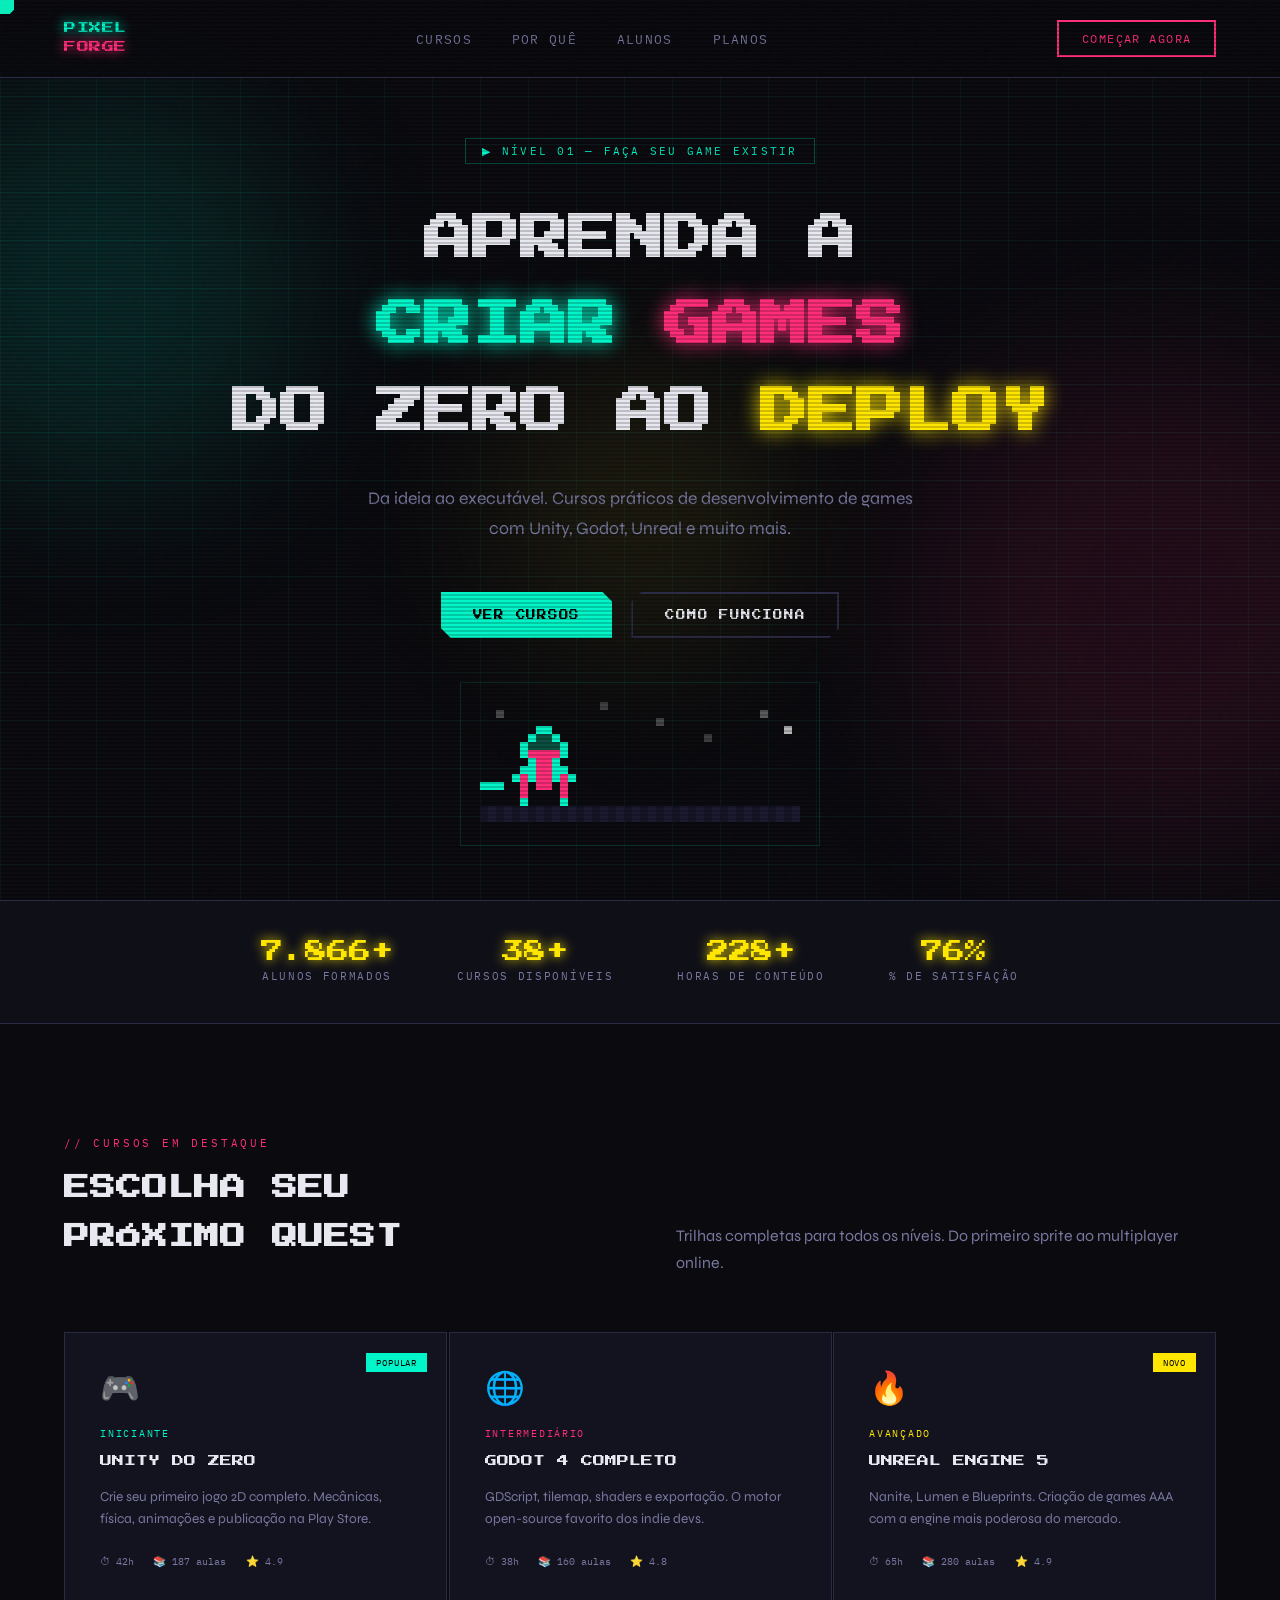
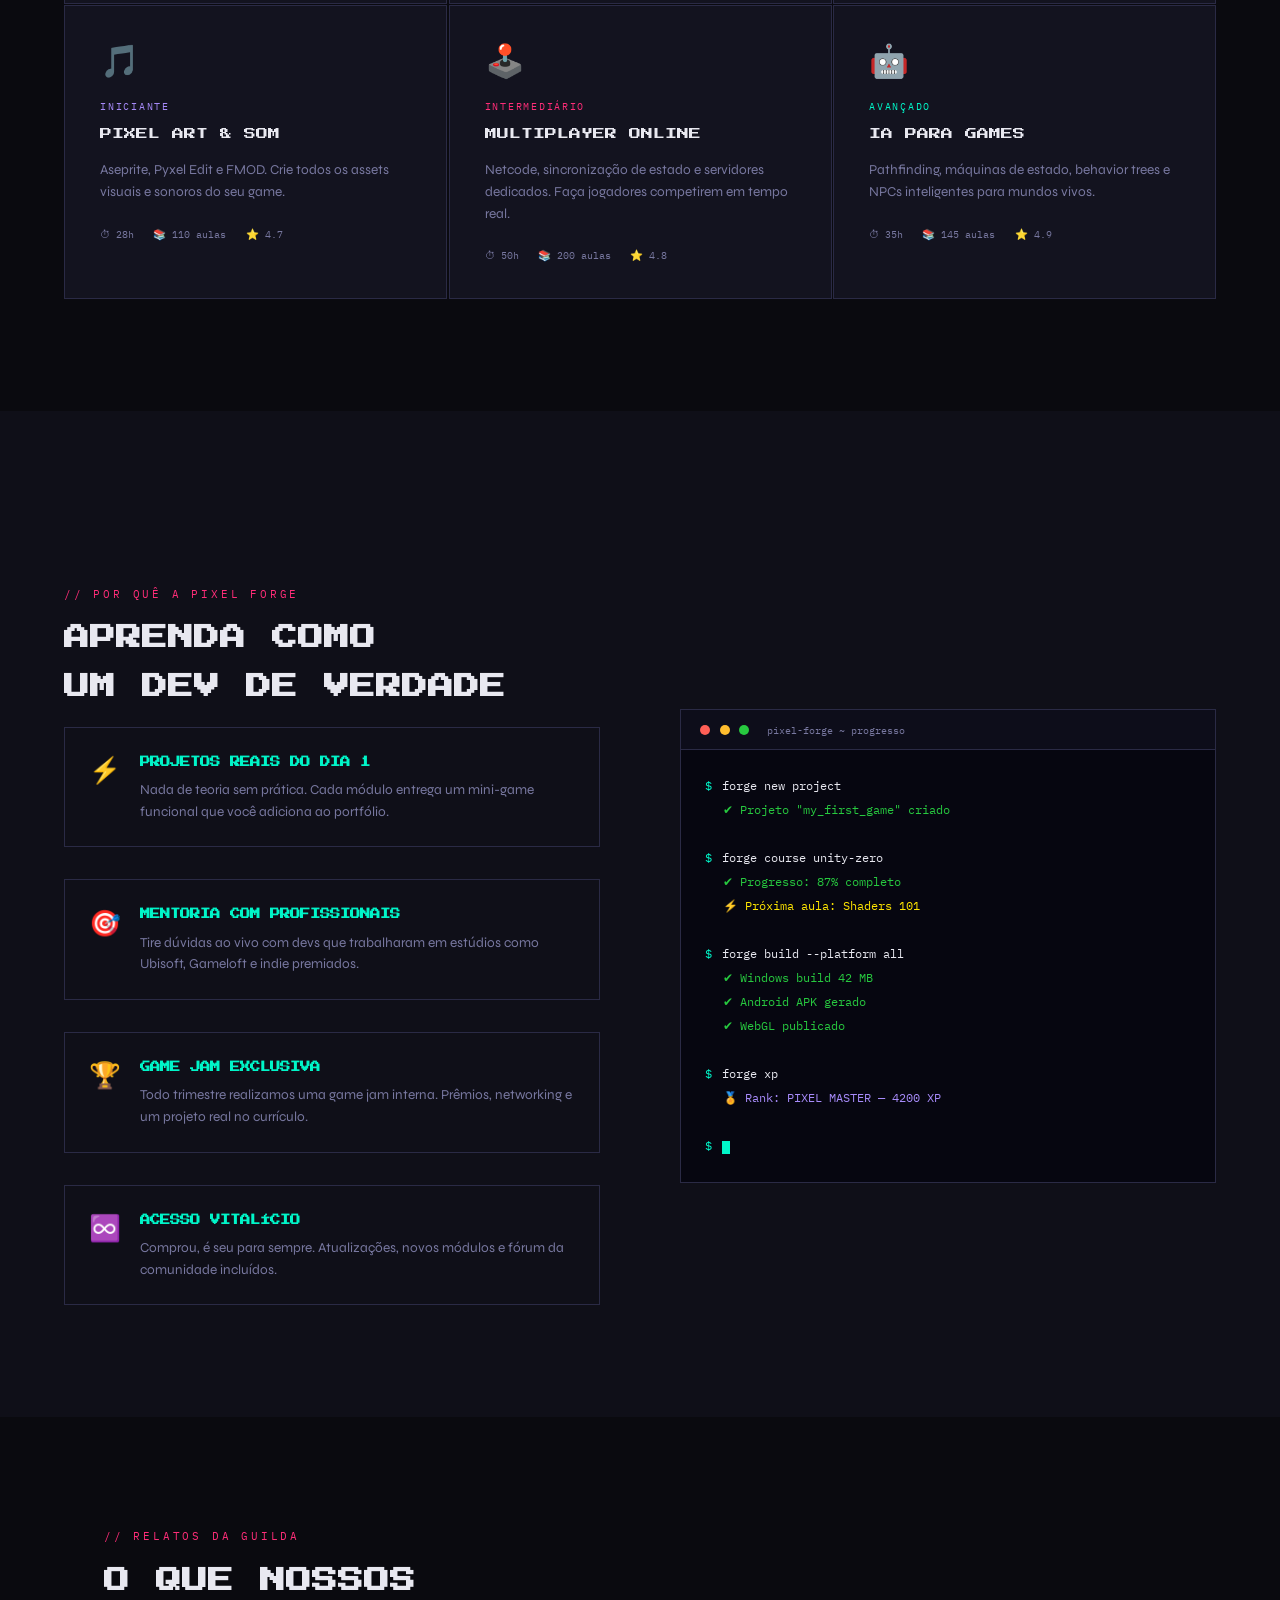
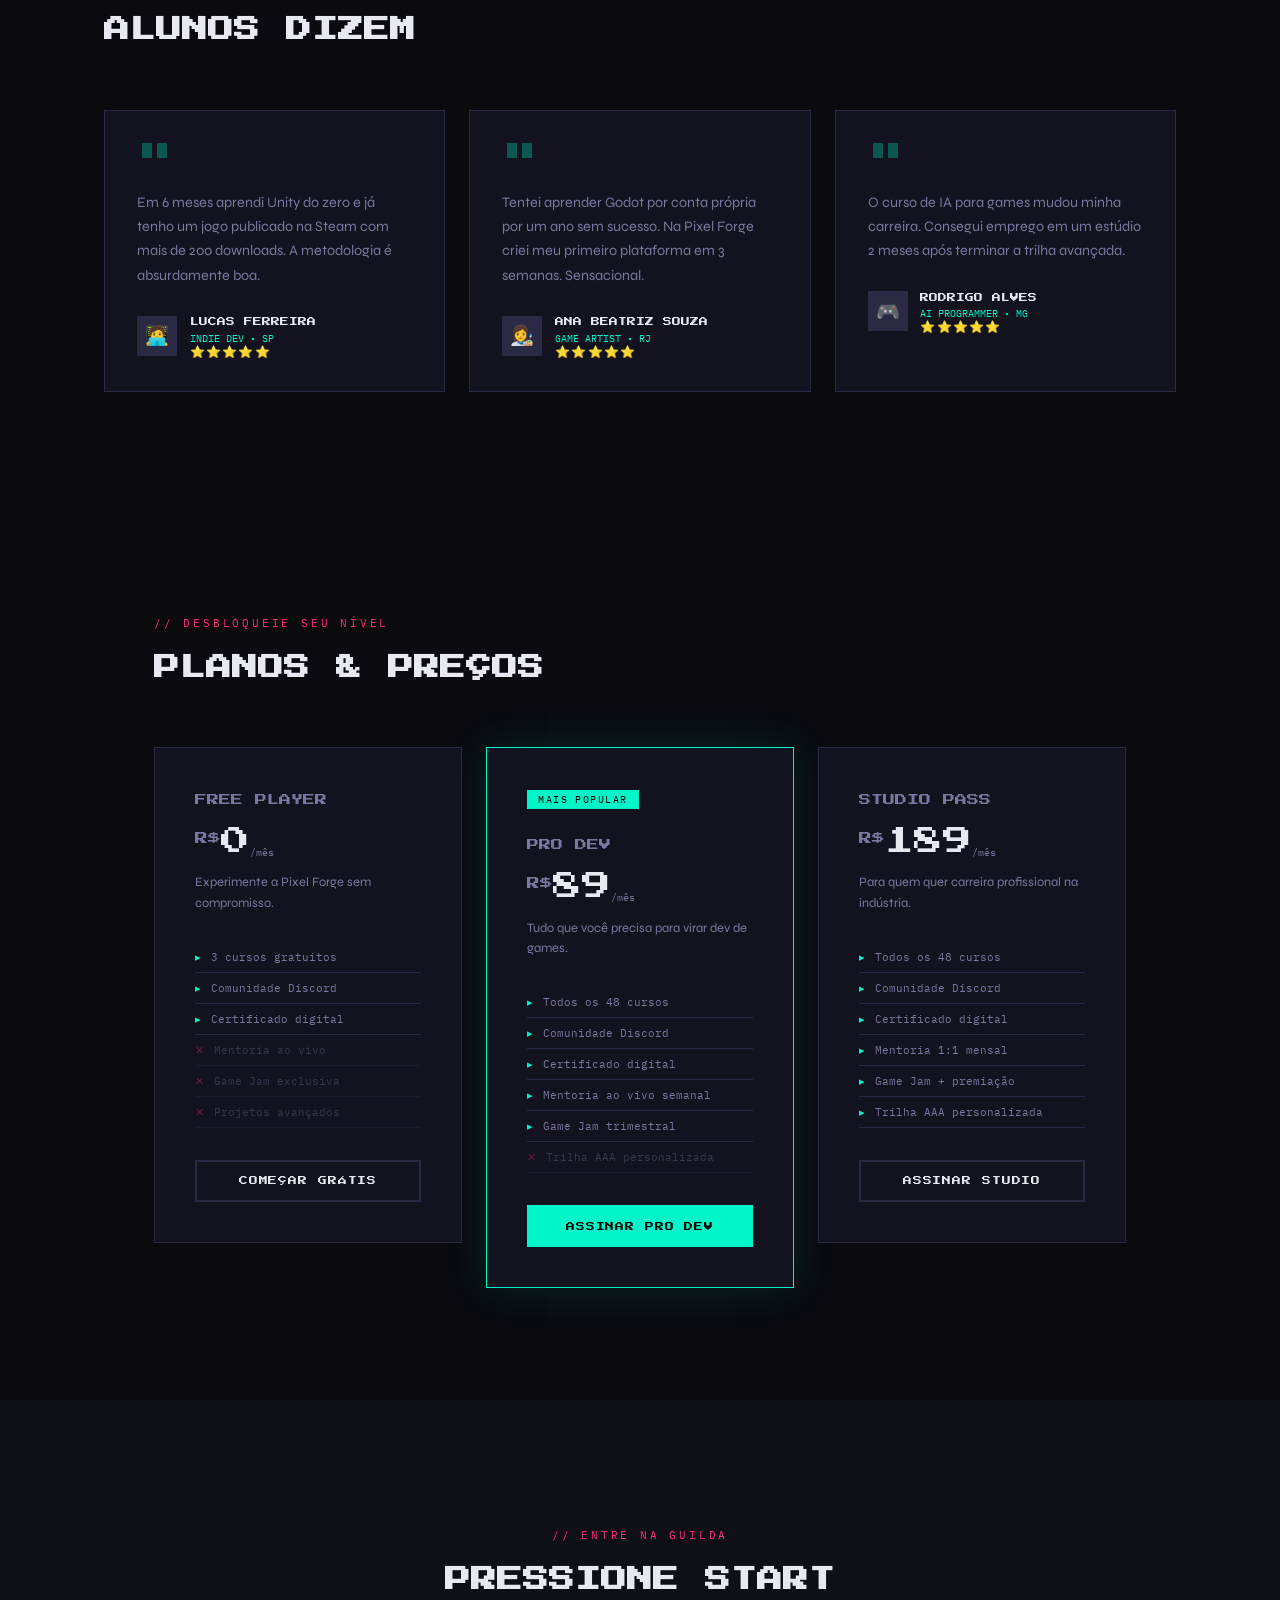
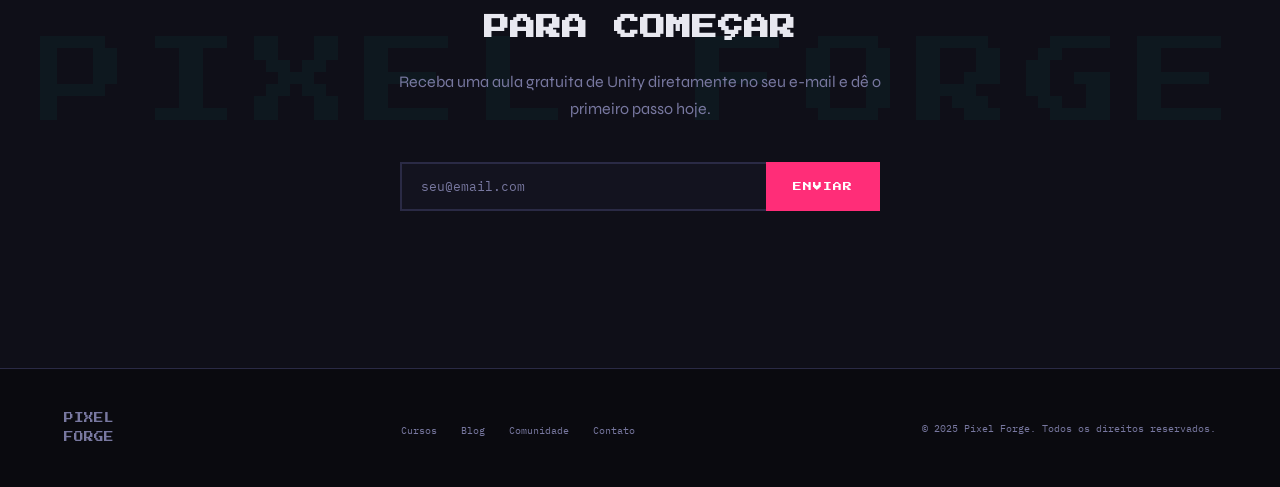
<file: pixel_forge.html>
<!DOCTYPE html>
<html lang="pt-BR">
<head>
  <meta charset="UTF-8" />
  <meta name="viewport" content="width=device-width, initial-scale=1.0"/>
  <title>Pixel Forge — Forge Your Game</title>
  <link href="https://fonts.googleapis.com/css2?family=Press+Start+2P&family=Syne:wght@400;700;800&family=IBM+Plex+Mono:wght@400;600&display=swap" rel="stylesheet"/>
  <style>
    :root {
      --bg: #0a0a0f;
      --bg2: #0f0f18;
      --card: #13131f;
      --border: #2a2a45;
      --neon: #00f5c8;
      --neon2: #ff2d78;
      --neon3: #ffe600;
      --text: #e8e8f0;
      --muted: #7878a0;
      --pixel: 'Press Start 2P', monospace;
      --body: 'Syne', sans-serif;
      --mono: 'IBM Plex Mono', monospace;
    }

    *, *::before, *::after { box-sizing: border-box; margin: 0; padding: 0; }

    html { scroll-behavior: smooth; }

    body {
      background: var(--bg);
      color: var(--text);
      font-family: var(--body);
      overflow-x: hidden;
      cursor: none;
    }

    /* ── CURSOR ── */
    #cursor {
      width: 14px; height: 14px;
      background: var(--neon);
      position: fixed; top: 0; left: 0;
      pointer-events: none;
      z-index: 9999;
      image-rendering: pixelated;
      clip-path: polygon(0 0,100% 0,100% 70%,70% 100%,0 100%);
      transition: transform .1s, background .2s;
      mix-blend-mode: difference;
    }
    #cursor.click { transform: scale(2.2); background: var(--neon2); }

    /* ── SCANLINES overlay ── */
    body::before {
      content: '';
      position: fixed; inset: 0;
      background: repeating-linear-gradient(
        180deg,
        transparent,
        transparent 2px,
        rgba(0,0,0,.18) 2px,
        rgba(0,0,0,.18) 4px
      );
      pointer-events: none;
      z-index: 9000;
    }

    /* ── NOISE texture ── */
    body::after {
      content: '';
      position: fixed; inset: 0;
      background-image: url("data:image/svg+xml,%3Csvg viewBox='0 0 200 200' xmlns='http://www.w3.org/2000/svg'%3E%3Cfilter id='n'%3E%3CfeTurbulence type='fractalNoise' baseFrequency='.9' numOctaves='4' stitchTiles='stitch'/%3E%3C/filter%3E%3Crect width='100%25' height='100%25' filter='url(%23n)' opacity='.04'/%3E%3C/svg%3E");
      pointer-events: none;
      z-index: 8999;
      opacity: .5;
    }

    /* ── NAV ── */
    nav {
      position: fixed; top: 0; left: 0; right: 0;
      z-index: 1000;
      display: flex; align-items: center; justify-content: space-between;
      padding: 1.2rem 4rem;
      border-bottom: 1px solid var(--border);
      background: rgba(10,10,15,.85);
      backdrop-filter: blur(12px);
    }
    .nav-logo {
      font-family: var(--pixel);
      font-size: .75rem;
      color: var(--neon);
      letter-spacing: .05em;
      text-shadow: 0 0 12px var(--neon);
      line-height: 1.6;
    }
    .nav-logo span { color: var(--neon2); text-shadow: 0 0 12px var(--neon2); }
    .nav-links { display: flex; gap: 2.5rem; list-style: none; }
    .nav-links a {
      font-family: var(--mono);
      font-size: .8rem;
      color: var(--muted);
      text-decoration: none;
      letter-spacing: .1em;
      transition: color .2s;
      position: relative;
    }
    .nav-links a::after {
      content: '';
      position: absolute; bottom: -4px; left: 0; right: 0;
      height: 2px;
      background: var(--neon);
      transform: scaleX(0);
      transform-origin: left;
      transition: transform .25s;
    }
    .nav-links a:hover { color: var(--neon); }
    .nav-links a:hover::after { transform: scaleX(1); }
    .nav-cta {
      font-family: var(--mono);
      font-size: .75rem;
      padding: .55rem 1.4rem;
      border: 2px solid var(--neon2);
      color: var(--neon2);
      background: transparent;
      cursor: none;
      letter-spacing: .12em;
      transition: background .2s, color .2s, box-shadow .2s;
    }
    .nav-cta:hover {
      background: var(--neon2);
      color: #000;
      box-shadow: 0 0 24px var(--neon2);
    }

    /* ── HERO ── */
    #hero {
      min-height: 100vh;
      display: flex; flex-direction: column; align-items: center; justify-content: center;
      position: relative;
      padding: 8rem 4rem 4rem;
      overflow: hidden;
    }

    /* grid background */
    #hero::before {
      content: '';
      position: absolute; inset: 0;
      background-image:
        linear-gradient(rgba(0,245,200,.06) 1px, transparent 1px),
        linear-gradient(90deg, rgba(0,245,200,.06) 1px, transparent 1px);
      background-size: 48px 48px;
      animation: gridMove 12s linear infinite;
    }
    @keyframes gridMove {
      0% { background-position: 0 0; }
      100% { background-position: 0 48px; }
    }

    /* glowing orbs */
    .orb {
      position: absolute;
      border-radius: 50%;
      filter: blur(80px);
      pointer-events: none;
    }
    .orb1 { width: 400px; height: 400px; background: rgba(0,245,200,.12); top: 10%; left: -8%; }
    .orb2 { width: 500px; height: 500px; background: rgba(255,45,120,.1); bottom: 5%; right: -10%; }
    .orb3 { width: 300px; height: 300px; background: rgba(255,230,0,.08); top: 40%; left: 50%; transform: translateX(-50%); }

    .hero-tag {
      font-family: var(--mono);
      font-size: .7rem;
      letter-spacing: .2em;
      color: var(--neon);
      border: 1px solid rgba(0,245,200,.3);
      padding: .3rem 1rem;
      margin-bottom: 2rem;
      animation: fadeDown .8s ease both;
    }
    .hero-title {
      font-family: var(--pixel);
      font-size: clamp(1.4rem, 4vw, 3rem);
      line-height: 1.8;
      text-align: center;
      max-width: 900px;
      animation: fadeDown .9s ease both .1s;
    }
    .hero-title .hl-neon { color: var(--neon); text-shadow: 0 0 20px var(--neon); }
    .hero-title .hl-pink { color: var(--neon2); text-shadow: 0 0 20px var(--neon2); }
    .hero-title .hl-yel  { color: var(--neon3); text-shadow: 0 0 20px var(--neon3); }

    .hero-sub {
      font-family: var(--body);
      font-size: 1.1rem;
      color: var(--muted);
      text-align: center;
      max-width: 560px;
      margin: 1.8rem 0 3rem;
      line-height: 1.7;
      animation: fadeDown 1s ease both .2s;
    }
    .hero-btns {
      display: flex; gap: 1.2rem;
      animation: fadeDown 1s ease both .35s;
    }
    .btn-primary {
      font-family: var(--pixel);
      font-size: .6rem;
      padding: 1rem 2rem;
      background: var(--neon);
      color: #000;
      border: none;
      cursor: none;
      letter-spacing: .08em;
      position: relative;
      transition: box-shadow .2s, transform .15s;
      clip-path: polygon(0 0,calc(100% - 10px) 0,100% 10px,100% 100%,10px 100%,0 calc(100% - 10px));
    }
    .btn-primary:hover {
      box-shadow: 0 0 32px var(--neon), 0 0 64px rgba(0,245,200,.3);
      transform: translateY(-2px);
    }
    .btn-secondary {
      font-family: var(--pixel);
      font-size: .6rem;
      padding: 1rem 2rem;
      background: transparent;
      color: var(--text);
      border: 2px solid var(--border);
      cursor: none;
      letter-spacing: .08em;
      transition: border-color .2s, color .2s;
      clip-path: polygon(10px 0,100% 0,100% calc(100% - 10px),calc(100% - 10px) 100%,0 100%,0 10px);
    }
    .btn-secondary:hover { border-color: var(--neon); color: var(--neon); }

    /* pixel hero art */
    .pixel-art-wrap {
      margin-top: 4rem;
      animation: fadeDown 1.1s ease both .5s;
      position: relative;
    }
    .pixel-art-wrap::before {
      content: '';
      position: absolute; inset: -20px;
      border: 1px solid rgba(0,245,200,.15);
      pointer-events: none;
    }

    /* ── STATS BAR ── */
    .stats-bar {
      display: flex; justify-content: center; gap: 4rem;
      padding: 2.5rem 4rem;
      border-top: 1px solid var(--border);
      border-bottom: 1px solid var(--border);
      background: var(--bg2);
      flex-wrap: wrap;
    }
    .stat { text-align: center; }
    .stat-num {
      font-family: var(--pixel);
      font-size: 1.4rem;
      color: var(--neon3);
      text-shadow: 0 0 12px var(--neon3);
      display: block;
    }
    .stat-label {
      font-family: var(--mono);
      font-size: .7rem;
      color: var(--muted);
      letter-spacing: .15em;
      margin-top: .4rem;
    }

    /* ── SECTION COMMON ── */
    section { padding: 7rem 4rem; max-width: 1200px; margin: 0 auto; }
    .section-tag {
      font-family: var(--mono);
      font-size: .7rem;
      letter-spacing: .25em;
      color: var(--neon2);
      margin-bottom: .8rem;
    }
    .section-title {
      font-family: var(--pixel);
      font-size: clamp(1rem, 2.5vw, 1.6rem);
      line-height: 1.9;
      margin-bottom: 1rem;
    }
    .section-desc {
      font-size: 1rem;
      color: var(--muted);
      max-width: 540px;
      line-height: 1.7;
    }

    /* ── COURSES ── */
    #cursos { max-width: 1300px; }
    .courses-header {
      display: flex; justify-content: space-between; align-items: flex-end;
      margin-bottom: 3.5rem; flex-wrap: wrap; gap: 1rem;
    }
    .courses-grid {
      display: grid;
      grid-template-columns: repeat(auto-fit, minmax(300px, 1fr));
      gap: 1.5px;
    }
    .course-card {
      background: var(--card);
      border: 1px solid var(--border);
      padding: 2.2rem;
      position: relative;
      overflow: hidden;
      transition: transform .25s, border-color .25s;
      cursor: none;
    }
    .course-card::before {
      content: '';
      position: absolute; top: 0; left: 0; right: 0;
      height: 3px;
      background: var(--accent, var(--neon));
      transform: scaleX(0);
      transform-origin: left;
      transition: transform .35s;
    }
    .course-card:hover { transform: translateY(-4px); border-color: var(--accent, var(--neon)); }
    .course-card:hover::before { transform: scaleX(1); }

    .course-card:nth-child(1) { --accent: var(--neon); }
    .course-card:nth-child(2) { --accent: var(--neon2); }
    .course-card:nth-child(3) { --accent: var(--neon3); }
    .course-card:nth-child(4) { --accent: #a78bfa; }
    .course-card:nth-child(5) { --accent: var(--neon2); }
    .course-card:nth-child(6) { --accent: var(--neon); }

    .course-icon {
      font-size: 2rem;
      margin-bottom: 1.2rem;
      display: block;
    }
    .course-level {
      font-family: var(--mono);
      font-size: .6rem;
      letter-spacing: .18em;
      color: var(--accent, var(--neon));
      margin-bottom: .6rem;
    }
    .course-name {
      font-family: var(--pixel);
      font-size: .75rem;
      line-height: 2;
      margin-bottom: .8rem;
    }
    .course-desc {
      font-size: .85rem;
      color: var(--muted);
      line-height: 1.6;
      margin-bottom: 1.5rem;
    }
    .course-meta {
      display: flex; gap: 1.2rem;
      font-family: var(--mono);
      font-size: .65rem;
      color: var(--muted);
    }
    .course-meta span { display: flex; align-items: center; gap: .3rem; }

    .course-badge {
      position: absolute; top: 1.2rem; right: 1.2rem;
      font-family: var(--mono);
      font-size: .55rem;
      letter-spacing: .1em;
      padding: .25rem .6rem;
      background: var(--accent, var(--neon));
      color: #000;
    }

    /* ── WHY ── */
    #por-que {
      background: var(--bg2);
      max-width: 100%;
      padding: 7rem 4rem;
    }
    #por-que .inner { max-width: 1200px; margin: 0 auto; }
    .why-grid {
      display: grid;
      grid-template-columns: 1fr 1fr;
      gap: 5rem;
      align-items: center;
      margin-top: 4rem;
    }
    .why-points { display: flex; flex-direction: column; gap: 2rem; }
    .why-point {
      display: flex; gap: 1.2rem; align-items: flex-start;
      padding: 1.5rem;
      border: 1px solid var(--border);
      transition: border-color .25s, background .25s;
    }
    .why-point:hover { border-color: var(--neon); background: rgba(0,245,200,.03); }
    .why-icon {
      font-size: 1.6rem;
      flex-shrink: 0;
      margin-top: .2rem;
    }
    .why-info h3 {
      font-family: var(--pixel);
      font-size: .65rem;
      line-height: 2;
      margin-bottom: .4rem;
      color: var(--neon);
    }
    .why-info p { font-size: .85rem; color: var(--muted); line-height: 1.6; }

    /* terminal window */
    .terminal {
      background: #060610;
      border: 1px solid var(--border);
      border-radius: 0;
      overflow: hidden;
    }
    .terminal-bar {
      display: flex; align-items: center; gap: .6rem;
      padding: .8rem 1.2rem;
      background: #0d0d1a;
      border-bottom: 1px solid var(--border);
    }
    .t-dot {
      width: 10px; height: 10px;
      border-radius: 50%;
    }
    .t-dot:nth-child(1) { background: #ff5f56; }
    .t-dot:nth-child(2) { background: #ffbd2e; }
    .t-dot:nth-child(3) { background: #27c93f; }
    .t-title { font-family: var(--mono); font-size: .65rem; color: var(--muted); margin-left: .5rem; }
    .terminal-body { padding: 1.5rem; font-family: var(--mono); font-size: .75rem; line-height: 2; }
    .t-line { display: flex; gap: .6rem; }
    .t-prompt { color: var(--neon); }
    .t-cmd { color: var(--text); }
    .t-out { color: var(--muted); padding-left: 1.1rem; }
    .t-out.ok { color: #27c93f; }
    .t-out.warn { color: var(--neon3); }
    .t-cursor {
      display: inline-block;
      width: 8px; height: 1.1em;
      background: var(--neon);
      vertical-align: middle;
      animation: blink .8s step-end infinite;
    }
    @keyframes blink { 50% { opacity: 0; } }

    /* ── TESTIMONIALS ── */
    #depoimentos { max-width: 1200px; }
    .testi-grid {
      display: grid;
      grid-template-columns: repeat(auto-fit, minmax(280px, 1fr));
      gap: 1.5rem;
      margin-top: 3.5rem;
    }
    .testi-card {
      background: var(--card);
      border: 1px solid var(--border);
      padding: 2rem;
      position: relative;
    }
    .testi-quote {
      font-family: var(--pixel);
      font-size: 2.5rem;
      color: var(--neon);
      line-height: 1;
      opacity: .3;
      margin-bottom: .5rem;
    }
    .testi-text {
      font-size: .9rem;
      color: var(--muted);
      line-height: 1.7;
      margin-bottom: 1.5rem;
    }
    .testi-author { display: flex; align-items: center; gap: .8rem; }
    .testi-avatar {
      width: 40px; height: 40px;
      background: var(--border);
      display: flex; align-items: center; justify-content: center;
      font-size: 1.2rem;
    }
    .testi-name {
      font-family: var(--pixel);
      font-size: .55rem;
      line-height: 2.2;
      color: var(--text);
    }
    .testi-role {
      font-family: var(--mono);
      font-size: .6rem;
      color: var(--neon);
    }
    .stars { font-size: .75rem; letter-spacing: .1em; }

    /* ── PRICING ── */
    #planos { max-width: 1100px; }
    .pricing-grid {
      display: grid;
      grid-template-columns: repeat(auto-fit, minmax(280px, 1fr));
      gap: 1.5rem;
      margin-top: 3.5rem;
      align-items: start;
    }
    .price-card {
      background: var(--card);
      border: 1px solid var(--border);
      padding: 2.5rem;
      transition: transform .25s;
    }
    .price-card.featured {
      border-color: var(--neon);
      box-shadow: 0 0 40px rgba(0,245,200,.12);
      transform: translateY(-8px);
    }
    .price-card:hover:not(.featured) { transform: translateY(-4px); }
    .price-badge {
      font-family: var(--mono);
      font-size: .6rem;
      letter-spacing: .15em;
      color: #000;
      background: var(--neon);
      padding: .2rem .7rem;
      display: inline-block;
      margin-bottom: 1.5rem;
    }
    .price-plan {
      font-family: var(--pixel);
      font-size: .75rem;
      line-height: 2;
      color: var(--muted);
      margin-bottom: .8rem;
    }
    .price-val {
      font-family: var(--pixel);
      font-size: 1.8rem;
      color: var(--text);
      line-height: 1.2;
    }
    .price-val sup { font-size: .8rem; color: var(--muted); }
    .price-val span { font-size: .6rem; color: var(--muted); font-family: var(--mono); }
    .price-desc {
      font-size: .8rem;
      color: var(--muted);
      margin: .8rem 0 1.8rem;
      line-height: 1.6;
    }
    .price-features { list-style: none; margin-bottom: 2rem; }
    .price-features li {
      font-family: var(--mono);
      font-size: .7rem;
      color: var(--muted);
      padding: .5rem 0;
      border-bottom: 1px solid var(--border);
      display: flex; align-items: center; gap: .6rem;
    }
    .price-features li::before { content: '▸'; color: var(--neon); }
    .price-features li.off { opacity: .35; }
    .price-features li.off::before { content: '✕'; color: var(--neon2); }
    .btn-plan {
      width: 100%;
      font-family: var(--pixel);
      font-size: .55rem;
      padding: .9rem;
      letter-spacing: .1em;
      cursor: none;
      border: 2px solid var(--border);
      background: transparent;
      color: var(--text);
      transition: all .2s;
    }
    .btn-plan:hover { border-color: var(--neon); color: var(--neon); }
    .btn-plan.featured-btn {
      background: var(--neon);
      border-color: var(--neon);
      color: #000;
    }
    .btn-plan.featured-btn:hover { box-shadow: 0 0 24px var(--neon); }

    /* ── CTA FINAL ── */
    #cta-final {
      max-width: 100%;
      padding: 0;
      background: var(--bg2);
    }
    .cta-inner {
      max-width: 1200px;
      margin: 0 auto;
      padding: 8rem 4rem;
      text-align: center;
      position: relative;
      overflow: hidden;
    }
    .cta-inner::before {
      content: 'PIXEL FORGE';
      position: absolute;
      font-family: var(--pixel);
      font-size: clamp(3rem, 8vw, 6rem);
      color: rgba(0,245,200,.04);
      white-space: nowrap;
      top: 50%; left: 50%;
      transform: translate(-50%,-50%);
      pointer-events: none;
      letter-spacing: .15em;
    }
    .cta-inner .section-title { margin-bottom: 1rem; }
    .cta-inner .section-desc { margin: 0 auto 2.5rem; }
    .cta-input-row {
      display: flex; justify-content: center; gap: 0;
      max-width: 480px; margin: 0 auto;
    }
    .cta-input {
      flex: 1;
      padding: .85rem 1.2rem;
      background: var(--card);
      border: 2px solid var(--border);
      border-right: none;
      color: var(--text);
      font-family: var(--mono);
      font-size: .8rem;
      outline: none;
      cursor: none;
    }
    .cta-input:focus { border-color: var(--neon); }
    .cta-input::placeholder { color: var(--muted); }
    .cta-submit {
      padding: .85rem 1.6rem;
      background: var(--neon2);
      border: 2px solid var(--neon2);
      color: #fff;
      font-family: var(--pixel);
      font-size: .55rem;
      letter-spacing: .1em;
      cursor: none;
      transition: box-shadow .2s;
    }
    .cta-submit:hover { box-shadow: 0 0 24px var(--neon2); }

    /* ── FOOTER ── */
    footer {
      border-top: 1px solid var(--border);
      padding: 2.5rem 4rem;
      display: flex; justify-content: space-between; align-items: center;
      flex-wrap: wrap; gap: 1rem;
    }
    .footer-logo {
      font-family: var(--pixel);
      font-size: .6rem;
      color: var(--muted);
      line-height: 2;
    }
    .footer-copy {
      font-family: var(--mono);
      font-size: .65rem;
      color: var(--muted);
    }
    .footer-links { display: flex; gap: 1.5rem; list-style: none; }
    .footer-links a {
      font-family: var(--mono);
      font-size: .65rem;
      color: var(--muted);
      text-decoration: none;
      transition: color .2s;
    }
    .footer-links a:hover { color: var(--neon); }

    /* ── ANIMS ── */
    @keyframes fadeDown {
      from { opacity: 0; transform: translateY(-20px); }
      to   { opacity: 1; transform: translateY(0); }
    }
    .reveal {
      opacity: 0;
      transform: translateY(30px);
      transition: opacity .6s ease, transform .6s ease;
    }
    .reveal.visible { opacity: 1; transform: translateY(0); }

    /* ── SCROLLBAR ── */
    ::-webkit-scrollbar { width: 6px; }
    ::-webkit-scrollbar-track { background: var(--bg); }
    ::-webkit-scrollbar-thumb { background: var(--border); }
    ::-webkit-scrollbar-thumb:hover { background: var(--neon); }

    /* responsive */
    @media (max-width: 768px) {
      nav { padding: 1rem 1.5rem; }
      .nav-links { display: none; }
      section { padding: 4rem 1.5rem; }
      .hero-title { font-size: 1.1rem; }
      .why-grid { grid-template-columns: 1fr; gap: 2.5rem; }
      .stats-bar { gap: 2rem; }
      footer { padding: 2rem 1.5rem; }
    }
  </style>
</head>
<body>

<div id="cursor"></div>

<!-- NAV -->
<nav>
  <div class="nav-logo">PIXEL<br><span>FORGE</span></div>
  <ul class="nav-links">
    <li><a href="#cursos">CURSOS</a></li>
    <li><a href="#por-que">POR QUÊ</a></li>
    <li><a href="#depoimentos">ALUNOS</a></li>
    <li><a href="#planos">PLANOS</a></li>
  </ul>
  <button class="nav-cta">COMEÇAR AGORA</button>
</nav>

<!-- HERO -->
<div id="hero">
  <div class="orb orb1"></div>
  <div class="orb orb2"></div>
  <div class="orb orb3"></div>

  <div class="hero-tag">▶ NÍVEL 01 — FAÇA SEU GAME EXISTIR</div>

  <h1 class="hero-title">
    APRENDA A<br>
    <span class="hl-neon">CRIAR</span> <span class="hl-pink">GAMES</span><br>
    DO ZERO AO <span class="hl-yel">DEPLOY</span>
  </h1>

  <p class="hero-sub">
    Da ideia ao executável. Cursos práticos de desenvolvimento de games com Unity, Godot, Unreal e muito mais.
  </p>

  <div class="hero-btns">
    <button class="btn-primary" onclick="document.getElementById('cursos').scrollIntoView({behavior:'smooth'})">VER CURSOS</button>
    <button class="btn-secondary" onclick="document.getElementById('por-que').scrollIntoView({behavior:'smooth'})">COMO FUNCIONA</button>
  </div>

  <!-- Pixel sprite art -->
  <div class="pixel-art-wrap">
    <canvas id="pixelArt" width="320" height="120" style="image-rendering:pixelated;width:320px;height:120px;"></canvas>
  </div>
</div>

<!-- STATS BAR -->
<div class="stats-bar">
  <div class="stat">
    <span class="stat-num" data-target="12400">0</span>
    <div class="stat-label">ALUNOS FORMADOS</div>
  </div>
  <div class="stat">
    <span class="stat-num" data-target="48">0</span>
    <div class="stat-label">CURSOS DISPONÍVEIS</div>
  </div>
  <div class="stat">
    <span class="stat-num" data-target="320">0</span>
    <div class="stat-label">HORAS DE CONTEÚDO</div>
  </div>
  <div class="stat">
    <span class="stat-num" data-target="97">0</span>
    <div class="stat-label">% DE SATISFAÇÃO</div>
  </div>
</div>

<!-- COURSES -->
<section id="cursos">
  <div class="courses-header reveal">
    <div>
      <div class="section-tag">// CURSOS EM DESTAQUE</div>
      <h2 class="section-title">ESCOLHA SEU<br>PRÓXIMO QUEST</h2>
    </div>
    <p class="section-desc">Trilhas completas para todos os níveis. Do primeiro sprite ao multiplayer online.</p>
  </div>

  <div class="courses-grid">
    <div class="course-card reveal">
      <span class="course-badge">POPULAR</span>
      <span class="course-icon">🎮</span>
      <div class="course-level">INICIANTE</div>
      <div class="course-name">UNITY DO ZERO</div>
      <p class="course-desc">Crie seu primeiro jogo 2D completo. Mecânicas, física, animações e publicação na Play Store.</p>
      <div class="course-meta">
        <span>⏱ 42h</span>
        <span>📚 187 aulas</span>
        <span>⭐ 4.9</span>
      </div>
    </div>

    <div class="course-card reveal">
      <span class="course-icon">🌐</span>
      <div class="course-level">INTERMEDIÁRIO</div>
      <div class="course-name">GODOT 4 COMPLETO</div>
      <p class="course-desc">GDScript, tilemap, shaders e exportação. O motor open-source favorito dos indie devs.</p>
      <div class="course-meta">
        <span>⏱ 38h</span>
        <span>📚 160 aulas</span>
        <span>⭐ 4.8</span>
      </div>
    </div>

    <div class="course-card reveal">
      <span class="course-badge">NOVO</span>
      <span class="course-icon">🔥</span>
      <div class="course-level">AVANÇADO</div>
      <div class="course-name">UNREAL ENGINE 5</div>
      <p class="course-desc">Nanite, Lumen e Blueprints. Criação de games AAA com a engine mais poderosa do mercado.</p>
      <div class="course-meta">
        <span>⏱ 65h</span>
        <span>📚 280 aulas</span>
        <span>⭐ 4.9</span>
      </div>
    </div>

    <div class="course-card reveal">
      <span class="course-icon">🎵</span>
      <div class="course-level">INICIANTE</div>
      <div class="course-name">PIXEL ART & SOM</div>
      <p class="course-desc">Aseprite, Pyxel Edit e FMOD. Crie todos os assets visuais e sonoros do seu game.</p>
      <div class="course-meta">
        <span>⏱ 28h</span>
        <span>📚 110 aulas</span>
        <span>⭐ 4.7</span>
      </div>
    </div>

    <div class="course-card reveal">
      <span class="course-icon">🕹️</span>
      <div class="course-level">INTERMEDIÁRIO</div>
      <div class="course-name">MULTIPLAYER ONLINE</div>
      <p class="course-desc">Netcode, sincronização de estado e servidores dedicados. Faça jogadores competirem em tempo real.</p>
      <div class="course-meta">
        <span>⏱ 50h</span>
        <span>📚 200 aulas</span>
        <span>⭐ 4.8</span>
      </div>
    </div>

    <div class="course-card reveal">
      <span class="course-icon">🤖</span>
      <div class="course-level">AVANÇADO</div>
      <div class="course-name">IA PARA GAMES</div>
      <p class="course-desc">Pathfinding, máquinas de estado, behavior trees e NPCs inteligentes para mundos vivos.</p>
      <div class="course-meta">
        <span>⏱ 35h</span>
        <span>📚 145 aulas</span>
        <span>⭐ 4.9</span>
      </div>
    </div>
  </div>
</section>

<!-- WHY -->
<div id="por-que">
  <div class="inner">
    <div class="why-grid">
      <div>
        <div class="section-tag reveal">// POR QUÊ A PIXEL FORGE</div>
        <h2 class="section-title reveal">APRENDA COMO<br>UM DEV DE VERDADE</h2>
        <div class="why-points">
          <div class="why-point reveal">
            <div class="why-icon">⚡</div>
            <div class="why-info">
              <h3>PROJETOS REAIS DO DIA 1</h3>
              <p>Nada de teoria sem prática. Cada módulo entrega um mini-game funcional que você adiciona ao portfólio.</p>
            </div>
          </div>
          <div class="why-point reveal">
            <div class="why-icon">🎯</div>
            <div class="why-info">
              <h3>MENTORIA COM PROFISSIONAIS</h3>
              <p>Tire dúvidas ao vivo com devs que trabalharam em estúdios como Ubisoft, Gameloft e indie premiados.</p>
            </div>
          </div>
          <div class="why-point reveal">
            <div class="why-icon">🏆</div>
            <div class="why-info">
              <h3>GAME JAM EXCLUSIVA</h3>
              <p>Todo trimestre realizamos uma game jam interna. Prêmios, networking e um projeto real no currículo.</p>
            </div>
          </div>
          <div class="why-point reveal">
            <div class="why-icon">♾️</div>
            <div class="why-info">
              <h3>ACESSO VITALÍCIO</h3>
              <p>Comprou, é seu para sempre. Atualizações, novos módulos e fórum da comunidade incluídos.</p>
            </div>
          </div>
        </div>
      </div>

      <!-- Terminal -->
      <div class="terminal reveal">
        <div class="terminal-bar">
          <div class="t-dot"></div>
          <div class="t-dot"></div>
          <div class="t-dot"></div>
          <div class="t-title">pixel-forge ~ progresso</div>
        </div>
        <div class="terminal-body">
          <div class="t-line"><span class="t-prompt">$</span><span class="t-cmd"> forge new project</span></div>
          <div class="t-out ok">✔ Projeto "my_first_game" criado</div>
          <br>
          <div class="t-line"><span class="t-prompt">$</span><span class="t-cmd"> forge course unity-zero</span></div>
          <div class="t-out ok">✔ Progresso: 87% completo</div>
          <div class="t-out warn">⚡ Próxima aula: Shaders 101</div>
          <br>
          <div class="t-line"><span class="t-prompt">$</span><span class="t-cmd"> forge build --platform all</span></div>
          <div class="t-out ok">✔ Windows build 42 MB</div>
          <div class="t-out ok">✔ Android APK gerado</div>
          <div class="t-out ok">✔ WebGL publicado</div>
          <br>
          <div class="t-line"><span class="t-prompt">$</span><span class="t-cmd"> forge xp</span></div>
          <div class="t-out" style="color:#a78bfa;">🏅 Rank: PIXEL MASTER — 4200 XP</div>
          <br>
          <div class="t-line"><span class="t-prompt">$</span><span class="t-cmd"> <span class="t-cursor"></span></span></div>
        </div>
      </div>
    </div>
  </div>
</div>

<!-- TESTIMONIALS -->
<section id="depoimentos">
  <div class="section-tag reveal">// RELATOS DA GUILDA</div>
  <h2 class="section-title reveal">O QUE NOSSOS<br>ALUNOS DIZEM</h2>

  <div class="testi-grid">
    <div class="testi-card reveal">
      <div class="testi-quote">"</div>
      <p class="testi-text">Em 6 meses aprendi Unity do zero e já tenho um jogo publicado na Steam com mais de 200 downloads. A metodologia é absurdamente boa.</p>
      <div class="testi-author">
        <div class="testi-avatar">🧑‍💻</div>
        <div>
          <div class="testi-name">LUCAS FERREIRA</div>
          <div class="testi-role">INDIE DEV • SP</div>
          <div class="stars">⭐⭐⭐⭐⭐</div>
        </div>
      </div>
    </div>

    <div class="testi-card reveal">
      <div class="testi-quote">"</div>
      <p class="testi-text">Tentei aprender Godot por conta própria por um ano sem sucesso. Na Pixel Forge criei meu primeiro plataforma em 3 semanas. Sensacional.</p>
      <div class="testi-author">
        <div class="testi-avatar">👩‍🎨</div>
        <div>
          <div class="testi-name">ANA BEATRIZ SOUZA</div>
          <div class="testi-role">GAME ARTIST • RJ</div>
          <div class="stars">⭐⭐⭐⭐⭐</div>
        </div>
      </div>
    </div>

    <div class="testi-card reveal">
      <div class="testi-quote">"</div>
      <p class="testi-text">O curso de IA para games mudou minha carreira. Consegui emprego em um estúdio 2 meses após terminar a trilha avançada.</p>
      <div class="testi-author">
        <div class="testi-avatar">🎮</div>
        <div>
          <div class="testi-name">RODRIGO ALVES</div>
          <div class="testi-role">AI PROGRAMMER • MG</div>
          <div class="stars">⭐⭐⭐⭐⭐</div>
        </div>
      </div>
    </div>
  </div>
</section>

<!-- PRICING -->
<section id="planos">
  <div class="section-tag reveal">// DESBLOQUEIE SEU NÍVEL</div>
  <h2 class="section-title reveal">PLANOS & PREÇOS</h2>

  <div class="pricing-grid">
    <div class="price-card reveal">
      <div class="price-plan">FREE PLAYER</div>
      <div class="price-val"><sup>R$</sup>0<span>/mês</span></div>
      <p class="price-desc">Experimente a Pixel Forge sem compromisso.</p>
      <ul class="price-features">
        <li>3 cursos gratuitos</li>
        <li>Comunidade Discord</li>
        <li>Certificado digital</li>
        <li class="off">Mentoria ao vivo</li>
        <li class="off">Game Jam exclusiva</li>
        <li class="off">Projetos avançados</li>
      </ul>
      <button class="btn-plan">COMEÇAR GRÁTIS</button>
    </div>

    <div class="price-card featured reveal">
      <div class="price-badge">MAIS POPULAR</div>
      <div class="price-plan">PRO DEV</div>
      <div class="price-val"><sup>R$</sup>89<span>/mês</span></div>
      <p class="price-desc">Tudo que você precisa para virar dev de games.</p>
      <ul class="price-features">
        <li>Todos os 48 cursos</li>
        <li>Comunidade Discord</li>
        <li>Certificado digital</li>
        <li>Mentoria ao vivo semanal</li>
        <li>Game Jam trimestral</li>
        <li class="off">Trilha AAA personalizada</li>
      </ul>
      <button class="btn-plan featured-btn">ASSINAR PRO DEV</button>
    </div>

    <div class="price-card reveal">
      <div class="price-plan">STUDIO PASS</div>
      <div class="price-val"><sup>R$</sup>189<span>/mês</span></div>
      <p class="price-desc">Para quem quer carreira profissional na indústria.</p>
      <ul class="price-features">
        <li>Todos os 48 cursos</li>
        <li>Comunidade Discord</li>
        <li>Certificado digital</li>
        <li>Mentoria 1:1 mensal</li>
        <li>Game Jam + premiação</li>
        <li>Trilha AAA personalizada</li>
      </ul>
      <button class="btn-plan">ASSINAR STUDIO</button>
    </div>
  </div>
</section>

<!-- CTA FINAL -->
<div id="cta-final">
  <div class="cta-inner">
    <div class="section-tag reveal" style="text-align:center">// ENTRE NA GUILDA</div>
    <h2 class="section-title reveal" style="text-align:center">PRESSIONE START<br>PARA COMEÇAR</h2>
    <p class="section-desc reveal" style="text-align:center">Receba uma aula gratuita de Unity diretamente no seu e-mail e dê o primeiro passo hoje.</p>
    <div class="cta-input-row reveal">
      <input class="cta-input" type="email" placeholder="seu@email.com" id="emailInput" />
      <button class="cta-submit" onclick="handleEmail()">ENVIAR</button>
    </div>
    <p id="email-msg" style="font-family:var(--mono);font-size:.7rem;color:var(--neon);margin-top:1rem;height:1.2em;text-align:center;"></p>
  </div>
</div>

<!-- FOOTER -->
<footer>
  <div class="footer-logo">PIXEL<br>FORGE</div>
  <ul class="footer-links">
    <li><a href="#">Cursos</a></li>
    <li><a href="#">Blog</a></li>
    <li><a href="#">Comunidade</a></li>
    <li><a href="#">Contato</a></li>
  </ul>
  <div class="footer-copy">© 2025 Pixel Forge. Todos os direitos reservados.</div>
</footer>

<script>
  // ── CURSOR ──
  const cursor = document.getElementById('cursor');
  document.addEventListener('mousemove', e => {
    cursor.style.left = e.clientX - 7 + 'px';
    cursor.style.top  = e.clientY - 7 + 'px';
  });
  document.addEventListener('mousedown', () => cursor.classList.add('click'));
  document.addEventListener('mouseup',   () => cursor.classList.remove('click'));

  // ── PIXEL ART CANVAS ──
  (function() {
    const canvas = document.getElementById('pixelArt');
    const ctx = canvas.getContext('2d');
    const S = 8; // pixel size
    const W = canvas.width / S;
    const H = canvas.height / S;

    // character sprite (simplified knight)
    const sprite = [
      [0,0,0,1,1,0,0,0],
      [0,0,1,2,2,1,0,0],
      [0,1,2,2,2,2,1,0],
      [0,1,3,3,3,3,1,0],
      [0,0,1,3,3,1,0,0],
      [0,1,1,3,3,1,1,0],
      [1,3,1,3,3,1,3,1],
      [0,3,0,3,3,0,3,0],
      [0,3,0,0,0,0,3,0],
      [0,1,0,0,0,0,1,0],
    ];

    // Color map
    const colors = ['transparent','#00f5c8','#0a5040','#ff2d78'];

    let frame = 0;
    let offset = 0;

    function drawScene() {
      ctx.clearRect(0, 0, canvas.width, canvas.height);

      // Ground
      for (let x = 0; x < W; x++) {
        ctx.fillStyle = x % 2 === (Math.floor(offset / 2) % 2) ? '#1a1a30' : '#141425';
        ctx.fillRect(x * S, (H - 2) * S, S, S * 2);
      }

      // Stars
      const starPositions = [[2,1],[8,3],[15,0],[22,2],[28,4],[35,1],[38,3]];
      starPositions.forEach(([sx, sy]) => {
        const brightness = (Math.sin(Date.now() / 600 + sx) + 1) / 2;
        ctx.fillStyle = `rgba(255,255,255,${0.2 + brightness * 0.6})`;
        ctx.fillRect(sx * S, sy * S, S, S);
      });

      // Sprite
      const sprX = 4;
      const sprY = H - 2 - sprite.length;
      const bobY = Math.floor(Math.sin(frame * 0.2) * 0.5);

      sprite.forEach((row, ry) => {
        row.forEach((px, rx) => {
          if (px === 0) return;
          ctx.fillStyle = colors[px];
          ctx.fillRect((sprX + rx) * S, (sprY + ry + bobY) * S, S, S);
        });
      });

      // Sword anim
      if (frame % 30 < 15) {
        ctx.fillStyle = '#ffe600';
        ctx.fillRect((sprX + 8) * S, (sprY + 3) * S, S, S * 3);
        ctx.fillStyle = '#a07020';
        ctx.fillRect((sprX + 7) * S, (sprY + 5) * S, S * 3, S);
      }

      // Moving platform
      const platX = (Math.floor(offset) % (W + 4)) - 4;
      ctx.fillStyle = '#00f5c8';
      for (let i = 0; i < 4; i++) {
        ctx.fillRect((platX + i) * S, (H - 5) * S, S, S);
      }

      offset += 0.08;
      frame++;
      requestAnimationFrame(drawScene);
    }
    drawScene();
  })();

  // ── COUNTER ANIMATION ──
  function animateCount(el, target) {
    let current = 0;
    const suffix = el.dataset.target == '97' ? '%' : '+';
    const step = Math.ceil(target / 60);
    const timer = setInterval(() => {
      current = Math.min(current + step, target);
      el.textContent = current.toLocaleString('pt-BR') + suffix;
      if (current >= target) clearInterval(timer);
    }, 30);
  }

  const counters = document.querySelectorAll('.stat-num');
  let counted = false;
  const statsBar = document.querySelector('.stats-bar');
  const statsObserver = new IntersectionObserver(entries => {
    if (entries[0].isIntersecting && !counted) {
      counted = true;
      counters.forEach(el => animateCount(el, +el.dataset.target));
    }
  }, { threshold: 0.3 });
  statsObserver.observe(statsBar);

  // ── REVEAL ON SCROLL ──
  const reveals = document.querySelectorAll('.reveal');
  const revealObserver = new IntersectionObserver(entries => {
    entries.forEach(e => { if (e.isIntersecting) e.target.classList.add('visible'); });
  }, { threshold: 0.1 });
  reveals.forEach(r => revealObserver.observe(r));

  // ── EMAIL CTA ──
  function handleEmail() {
    const val = document.getElementById('emailInput').value.trim();
    const msg = document.getElementById('email-msg');
    if (!val || !val.includes('@')) {
      msg.style.color = 'var(--neon2)';
      msg.textContent = '✕ E-mail inválido. Tente novamente.';
      return;
    }
    msg.style.color = 'var(--neon)';
    msg.textContent = '✔ Aula enviada! Verifique sua caixa de entrada.';
    document.getElementById('emailInput').value = '';
  }

  document.getElementById('emailInput').addEventListener('keydown', e => {
    if (e.key === 'Enter') handleEmail();
  });

  // ── HOVER SOUND (visual feedback) ──
  document.querySelectorAll('.course-card, .price-card, .why-point').forEach(el => {
    el.addEventListener('mouseenter', () => {
      el.style.transition = 'transform .15s, border-color .15s, background .15s';
    });
  });
</script>

</body>
</html>
</file>
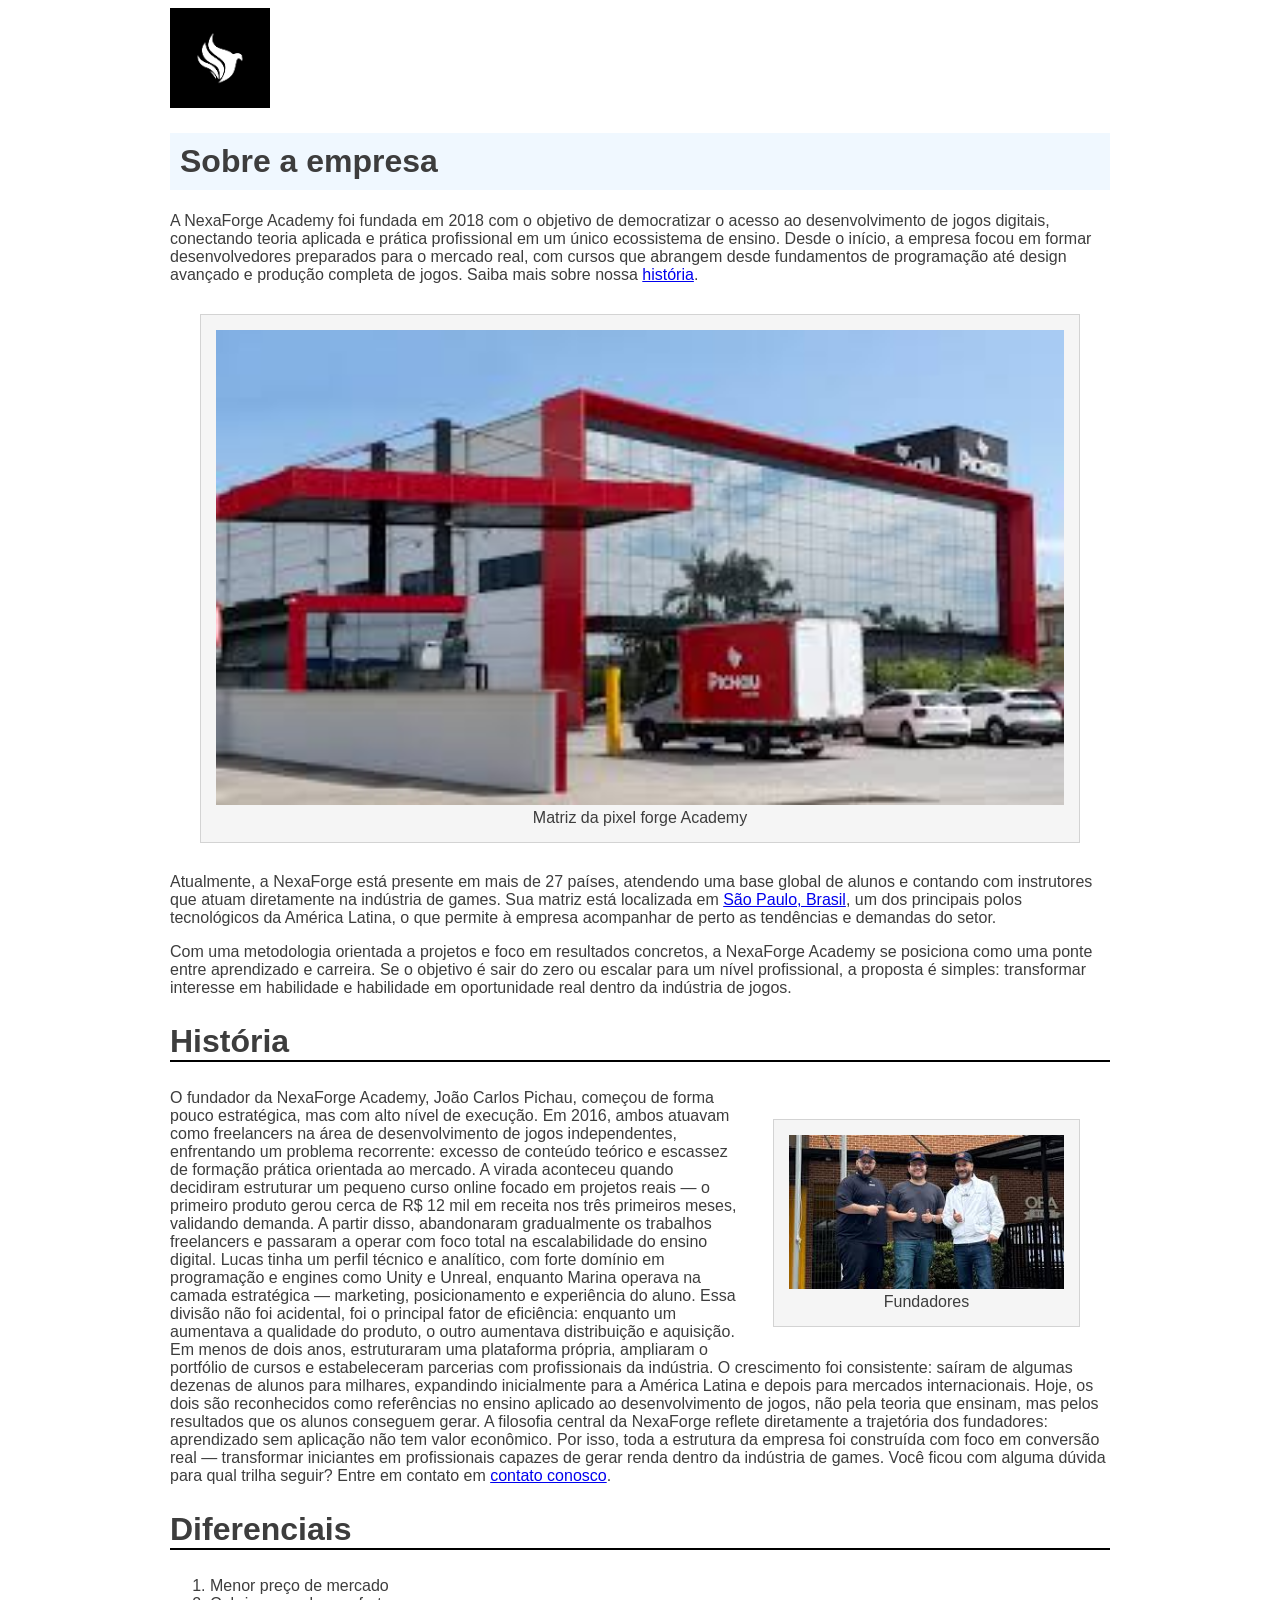
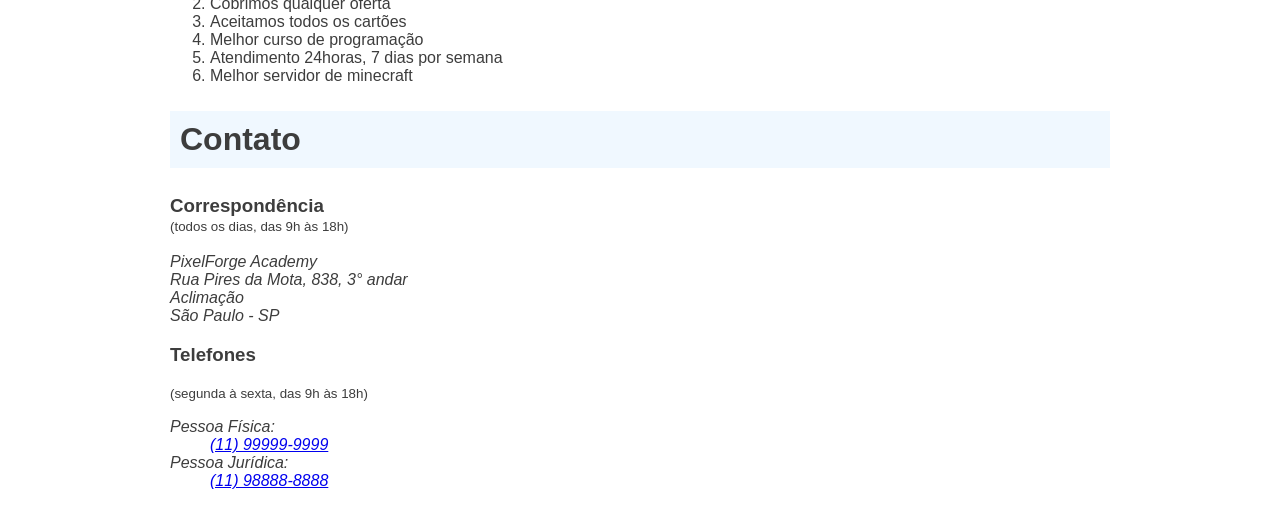
<file: sobre.html>
<!DOCTYPE html>
<html lang="pt-br">
    <head>
        <meta charset="utf-8">
        <title>PixelForge | sobre nós </title>
        <link rel="icon" href="Logo.png">
        <link rel="stylesheet" href="Sobre.css">
    </head>
    
    <body>
        <img src="Logo.png" alt="Logo da empresa">
                    
        <h1 class="título">Sobre a empresa</h1> 

        <p>
            A NexaForge Academy foi fundada em 2018 com o objetivo de democratizar o acesso ao desenvolvimento de jogos digitais,
            conectando teoria aplicada e prática profissional em um único ecossistema de ensino. Desde o início, a empresa focou em formar desenvolvedores preparados
            para o mercado real, com cursos que abrangem desde fundamentos de programação
            até design avançado e produção completa de jogos. Saiba mais sobre nossa  <a href="#história">história</a>.
        </p>

        <figure>
            <img src="Frente.jpg" alt="Frente da empresa">
            <figcaption>
                Matriz da pixel forge Academy
            </figcaption>
        </figure>

     

        <p>Atualmente, a NexaForge está presente em mais de 27 países, atendendo uma base global de alunos 
                 e contando com instrutores que atuam diretamente na indústria de games. 
                 Sua matriz está localizada em <a href="https://maps.app.goo.gl/vthG6QBwrh5VxbBP7"> São Paulo, Brasil</a>, um dos principais polos tecnológicos da 
                  América Latina, o que permite à empresa acompanhar de perto as tendências e demandas do setor.</p>

                  <p>Com uma metodologia orientada a projetos e foco em resultados concretos, a NexaForge Academy se posiciona 
                     como uma ponte entre aprendizado e carreira. Se o objetivo é sair do zero ou escalar para um nível profissional, a proposta é 
                      simples: transformar interesse em habilidade e habilidade em oportunidade real dentro da indústria de jogos.
                <h2 id="história" class="subtítulo">História</h2></p>
                <figure class="fundadores">
              
                <img src="Pichaufundadores.jpg" alt="Fundadores">
                <figcaption>
                    Fundadores
                </figcaption>
              </figure>
              <p>O fundador da NexaForge Academy,  João Carlos Pichau, começou de forma pouco estratégica, mas com alto nível de execução. 
                 Em 2016, ambos atuavam como freelancers na área de desenvolvimento de jogos independentes, enfrentando um problema recorrente: 
                  excesso de conteúdo teórico e escassez de formação prática orientada ao mercado. A virada aconteceu quando decidiram estruturar 
                   um pequeno curso online focado em projetos reais — o primeiro produto gerou cerca de R$ 12 mil em receita nos três primeiros meses, validando demanda. 
                    A partir disso, abandonaram gradualmente os trabalhos freelancers e passaram a operar com foco total na escalabilidade do ensino digital.

Lucas tinha um perfil técnico e analítico, com forte domínio em programação e engines como Unity e Unreal, enquanto Marina operava 
 na camada estratégica — marketing, posicionamento e experiência do aluno. Essa divisão não foi acidental, foi o principal fator de eficiência: 
  enquanto um aumentava a qualidade do produto, o outro aumentava distribuição e aquisição. Em menos de dois anos, estruturaram uma plataforma própria, ampliaram 
   o portfólio de cursos e estabeleceram parcerias com profissionais da indústria. O crescimento foi consistente: saíram de algumas dezenas de 
    alunos para milhares, expandindo inicialmente para a América Latina e depois para mercados internacionais.

Hoje, os dois são reconhecidos como referências no ensino aplicado ao desenvolvimento de jogos, não pela teoria que ensinam, mas pelos resultados 
 que os alunos conseguem gerar. A filosofia central da NexaForge reflete diretamente a trajetória dos fundadores: aprendizado sem aplicação não tem valor econômico. 
  Por isso, toda a estrutura da empresa foi construída com foco em conversão real — transformar iniciantes 
   em profissionais capazes de gerar renda dentro da indústria de games.
Você ficou com alguma dúvida para qual trilha seguir? Entre em contato em <a href="index.html">contato conosco</a>.
    
    <h2 id="diferenciais" class="subtítulo">Diferenciais</h2>
    <ol>
        <li>Menor preço de mercado</li>
        <li>Cobrimos qualquer oferta</li>
        <li>Aceitamos todos os cartões</li>
        <li>Melhor curso de programação</li>
        <li>Atendimento 24horas, 7 dias por semana</li>
        <li>Melhor servidor de minecraft</li>   
    </ol>
  
<h2 class="título"> Contato</h2>



<h3 class="contato__subtítulo">Correspondência</h3> <br>

<small>(todos os dias, das 9h às 18h)</small>
<br> <adress class="contato__info"> <br>
 <i>PixelForge Academy
    <br>
    Rua Pires da Mota, 838, 3° andar 
    <br>
    Aclimação
    <br>
    São Paulo - SP 
 </i>
</adress>

<h3>Telefones</h3>
<small>(segunda à sexta, das 9h às 18h)</small>  
<dl>
 <i>  <dt>Pessoa Física:</dt>
    <dd><a href="tel://99999-9999">(11) 99999-9999</a></dd>
    <dt>Pessoa Jurídica:</dt>
    <dd>
        <a href="tel://1198888-8888">(11) 98888-8888</a>
    </i> </dd>
</dl>

    </body>
</html>
</file>
<file: Sobre.css>
body {
    Font-family: "helvetica", "lucida grande", sans-serif;
    color: #3d3d3d;
    width: 940px;
    margin-left: auto;
    margin-right: auto;
}

/* h1 virou .título */
.título {
    background-color: aliceblue;
    /* espaçamento interno */
    padding: 10px;
    font-size: 32px;
}

/* h2 virou subtítulo */
.subtítulo {
    border-bottom: 2PX solid black;
    /* tamanho da letra */
    font-size: 32px;
}

figure {
    margin: 30px;
    padding: 15px;

    text-align: center ;
    background-color: whitesmoke;
    border: 1px solid lightgrey;
}

img {
    width: 100px;
    margin-left: auto;
    margin-right: auto;
}

figure img {
    /* ocupa 100% da largura do elemento
    pai */
    width: 100%;
}

.matriz-empresa {
    width: 550px;
    margin-left: auto;
    margin-right: auto;
}

.fundadores {
    width: 275px;
    float: right;
}

.contato__subtítulo {
    display: inline;
}

.contato__info {
    margin: 16px 0 24px;
    padding-left: 32px;
}
</file>
